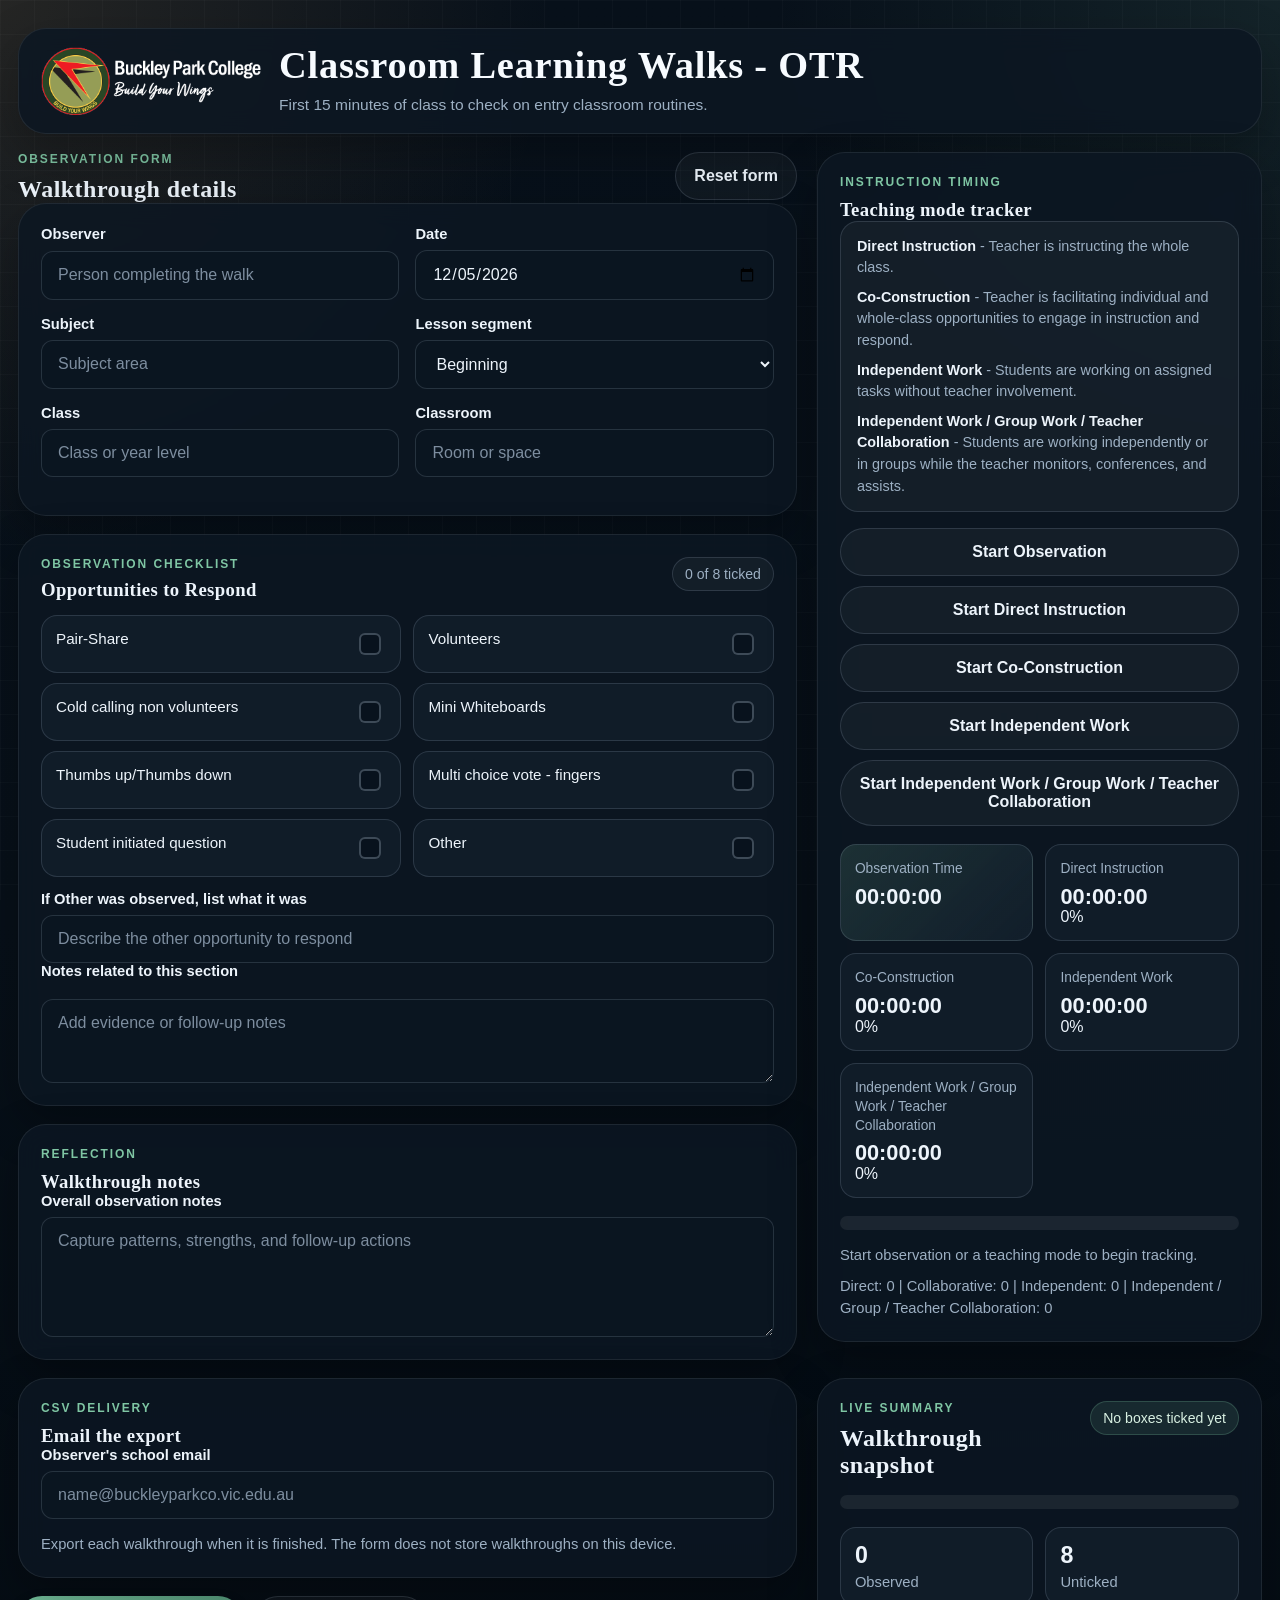
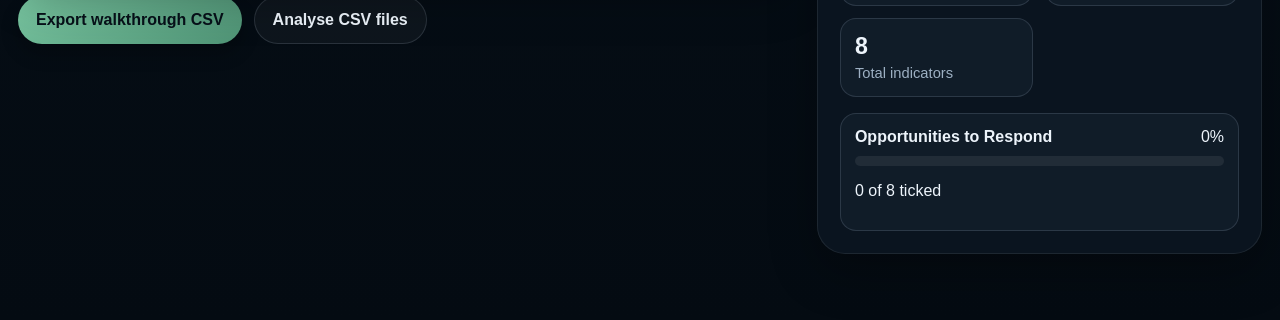
<file: index.html>
<!DOCTYPE html>
<html lang="en">
<head>
  <meta charset="UTF-8">
  <meta name="viewport" content="width=device-width, initial-scale=1.0">
  <title>Classroom Learning Walks - OTR</title>
  <link rel="stylesheet" href="styles.css">
</head>
<body>
  <div class="page-shell">
    <header class="hero">
      <div class="hero__brand">
        <img class="hero__logo" src="BPC-logo-WordMarkWHITEcond.png" alt="BPC logo">
        <div class="hero__content">
          <h1>Classroom Learning Walks - OTR</h1>
          <p class="hero__focus">
            First 15 minutes of class to check on entry classroom routines.
          </p>
        </div>
      </div>
    </header>

    <main class="layout">
      <section class="form-panel">
        <div class="panel-heading">
          <div>
            <p class="section-kicker">Observation form</p>
            <h2>Walkthrough details</h2>
          </div>
          <button id="reset-form" class="button button--ghost" type="button">Reset form</button>
        </div>

        <form id="walk-form" class="walk-form">
          <section class="card">
            <div class="field-grid field-grid--meta">
              <label class="field">
                <span>Observer</span>
                <input id="observer" name="observer" type="text" placeholder="Person completing the walk">
              </label>
              <label class="field">
                <span>Date</span>
                <input id="date" name="date" type="date">
              </label>
              <label class="field">
                <span>Subject</span>
                <input id="subject" name="subject" type="text" placeholder="Subject area">
              </label>
              <label class="field">
                <span>Lesson segment</span>
                <select id="lesson-segment" name="lessonSegment">
                  <option value="Beginning">Beginning</option>
                  <option value="Middle">Middle</option>
                  <option value="End">End</option>
                </select>
              </label>
              <label class="field">
                <span>Class</span>
                <input id="class-name" name="className" type="text" placeholder="Class or year level">
              </label>
              <label class="field">
                <span>Classroom</span>
                <input id="classroom" name="classroom" type="text" placeholder="Room or space">
              </label>
            </div>
          </section>

          <section class="card" id="practice-sections"></section>

          <section class="card card--notes">
            <div class="section-title">
              <div>
                <p class="section-kicker">Reflection</p>
                <h3>Walkthrough notes</h3>
              </div>
            </div>
            <label class="field field--stacked">
              <span>Overall observation notes</span>
              <textarea
                id="overall-notes"
                name="overallNotes"
                rows="5"
                placeholder="Capture patterns, strengths, and follow-up actions"
              ></textarea>
            </label>
          </section>

          <section class="card card--notes">
            <div class="section-title">
              <div>
                <p class="section-kicker">CSV delivery</p>
                <h3>Email the export</h3>
              </div>
            </div>
            <label class="field field--stacked">
              <span>Observer's school email</span>
              <input
                id="export-email"
                name="exportEmail"
                type="email"
                placeholder="name@buckleyparkco.vic.edu.au"
                autocomplete="email"
              >
            </label>
            <p id="export-status" class="export-status" aria-live="polite">
              Export each walkthrough when it is finished. The form does not store walkthroughs on this device.
            </p>
          </section>

          <div class="actions">
            <button class="button" id="export-history" type="submit">Export walkthrough CSV</button>
            <a class="button button--ghost" href="analysis.html">Analyse CSV files</a>
          </div>
        </form>
      </section>

      <aside class="summary-panel">
        <section class="card card--timing">
          <div class="section-title">
            <div>
              <p class="section-kicker">Instruction Timing</p>
              <h3>Teaching mode tracker</h3>
            </div>
          </div>

          <div class="mode-definitions" aria-label="Teaching mode definitions">
            <p><strong>Direct Instruction</strong> - Teacher is instructing the whole class.</p>
            <p><strong>Co-Construction</strong> - Teacher is facilitating individual and whole-class opportunities to engage in instruction and respond.</p>
            <p><strong>Independent Work</strong> - Students are working on assigned tasks without teacher involvement.</p>
            <p><strong>Independent Work / Group Work / Teacher Collaboration</strong> - Students are working independently or in groups while the teacher monitors, conferences, and assists.</p>
          </div>

          <div class="timing-actions">
            <button id="observationToggle" class="button button--ghost button--timing button--observation" type="button">Start Observation</button>
            <button id="directInstructionToggle" class="button button--ghost button--timing button--direct" type="button">Start Direct Instruction</button>
            <button id="collaborativeInstructionToggle" class="button button--ghost button--timing button--collaborative" type="button">Start Co-Construction</button>
            <button id="independentWorkToggle" class="button button--ghost button--timing button--independent" type="button">Start Independent Work</button>
            <button id="collaborationToggle" class="button button--ghost button--timing button--collaboration" type="button">Start Independent Work / Group Work / Teacher Collaboration</button>
          </div>

          <div class="timing-metrics">
            <article class="timing-card timing-card--highlight">
              <p>Observation Time</p>
              <strong id="observationTime">00:00:00</strong>
            </article>
            <article class="timing-card">
              <p>Direct Instruction</p>
              <strong id="directInstructionTime">00:00:00</strong>
              <span id="directInstructionShare" class="metric-detail">0%</span>
            </article>
            <article class="timing-card">
              <p>Co-Construction</p>
              <strong id="collaborativeInstructionTime">00:00:00</strong>
              <span id="collaborativeInstructionShare" class="metric-detail">0%</span>
            </article>
            <article class="timing-card">
              <p>Independent Work</p>
              <strong id="independentWorkTime">00:00:00</strong>
              <span id="independentWorkShare" class="metric-detail">0%</span>
            </article>
            <article class="timing-card">
              <p>Independent Work / Group Work / Teacher Collaboration</p>
              <strong id="collaborationTime">00:00:00</strong>
              <span id="collaborationShare" class="metric-detail">0%</span>
            </article>
          </div>

          <div class="timing-progress-track" aria-hidden="true">
            <span id="instructionProgress" class="timing-progress timing-progress--direct"></span>
            <span id="collaborativeInstructionProgress" class="timing-progress timing-progress--collaborative"></span>
            <span id="independentProgress" class="timing-progress timing-progress--independent"></span>
            <span id="collaborationProgress" class="timing-progress timing-progress--collaboration"></span>
          </div>

          <div class="timing-meta">
            <p id="instruction-status" class="timing-copy">All teaching modes are currently paused.</p>
            <p id="segment-count" class="timing-copy">Direct: 0 | Collaborative: 0 | Independent: 0 | Independent / Group / Teacher Collaboration: 0</p>
          </div>
        </section>

        <section class="card summary-card">
          <div class="section-title">
            <div>
              <p class="section-kicker">Live summary</p>
              <h2>Walkthrough snapshot</h2>
            </div>
            <span id="completion-badge" class="badge">Ready to track</span>
          </div>
          <div class="progress-track" aria-hidden="true">
            <div id="progress-fill" class="progress-fill"></div>
          </div>
          <div id="stats-grid" class="stats-grid"></div>
          <div id="section-summary" class="section-summary"></div>
        </section>

      </aside>
    </main>
  </div>

  <template id="practice-template">
    <article class="practice-block">
      <div class="section-title">
        <div>
          <p class="section-kicker section-kicker--small">Observation checklist</p>
          <h3 class="practice-title"></h3>
        </div>
        <span class="badge badge--muted practice-score"></span>
      </div>
      <div class="practice-items"></div>
      <div class="practice-extra"></div>
      <label class="field field--stacked">
        <span>Notes related to this section</span>
        <textarea class="practice-notes" rows="3" placeholder="Add evidence or follow-up notes"></textarea>
      </label>
    </article>
  </template>

  <script src="app.js"></script>
</body>
</html>
</file>
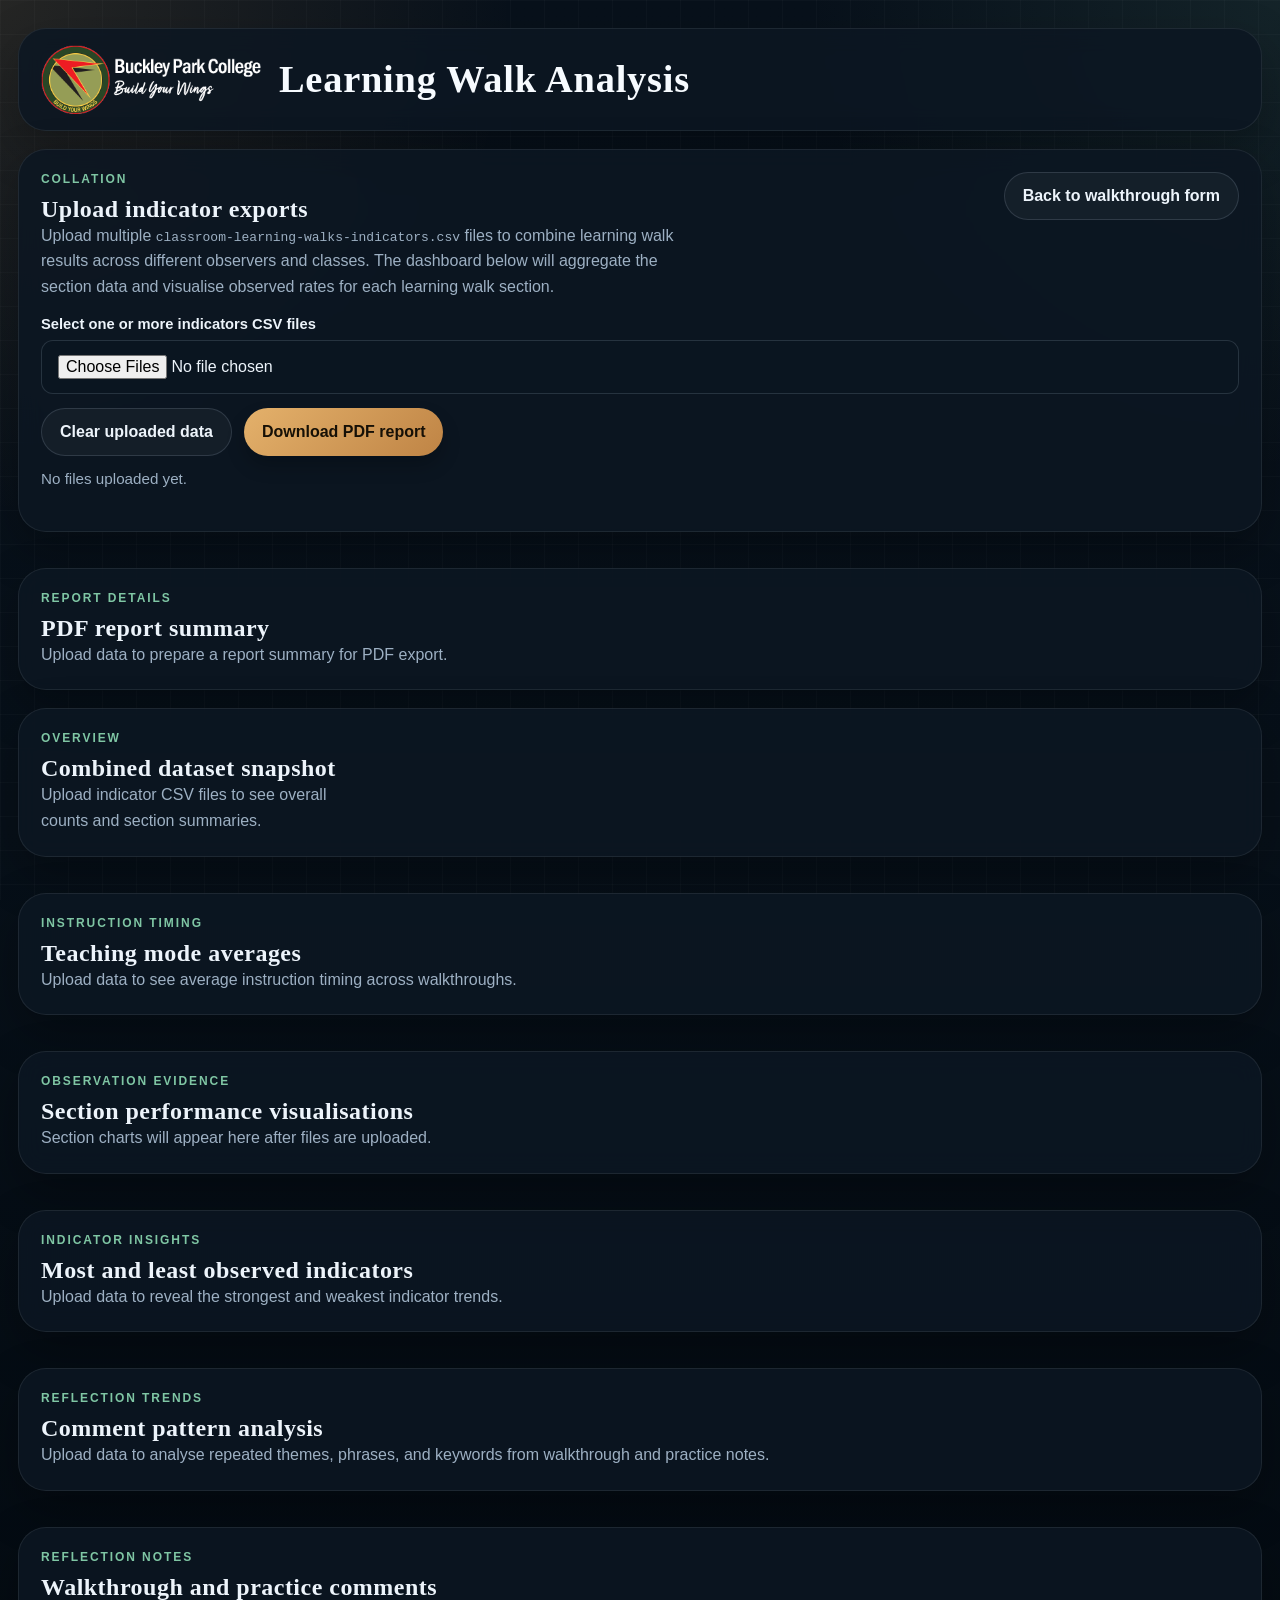
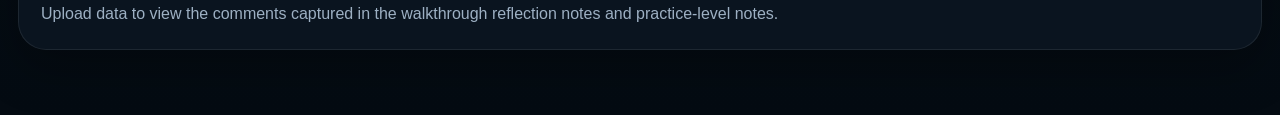
<file: analysis.html>
<!DOCTYPE html>
<html lang="en">
<head>
  <meta charset="UTF-8">
  <meta name="viewport" content="width=device-width, initial-scale=1.0">
  <title>Learning Walk Analysis</title>
  <link rel="stylesheet" href="styles.css">
</head>
<body>
  <div class="page-shell page-shell--analysis">
    <header class="hero">
      <div class="hero__brand">
        <img class="hero__logo" src="BPC-logo-WordMarkWHITEcond.png" alt="BPC logo">
        <h1>Learning Walk Analysis</h1>
      </div>
    </header>

    <main class="analysis-layout">
      <section class="card">
        <div class="panel-heading">
          <div>
            <p class="section-kicker">Collation</p>
            <h2>Upload indicator exports</h2>
          </div>
          <a class="button button--ghost" href="index.html">Back to walkthrough form</a>
        </div>
        <p class="analysis-intro">
          Upload multiple <code>classroom-learning-walks-indicators.csv</code> files to combine learning
          walk results across different observers and classes. The dashboard below will aggregate the
          section data and visualise observed rates for each learning walk section.
        </p>
        <label class="field field--stacked">
          <span>Select one or more indicators CSV files</span>
          <input id="csv-files" type="file" accept=".csv,text/csv" multiple>
        </label>
        <div class="actions actions--compact">
          <button id="clear-analysis" class="button button--ghost" type="button">Clear uploaded data</button>
          <button id="download-pdf" class="button button--secondary" type="button">Download PDF report</button>
        </div>
        <p id="upload-status" class="analysis-status">No files uploaded yet.</p>
        <ul id="uploaded-files" class="uploaded-files" aria-label="Selected CSV files" hidden></ul>
      </section>

      <section class="card report-meta-card">
        <div class="section-title">
          <div>
            <p class="section-kicker">Report details</p>
            <h2>PDF report summary</h2>
          </div>
        </div>
        <div id="report-meta" class="report-meta">
          <p class="empty-state">Upload data to prepare a report summary for PDF export.</p>
        </div>
      </section>

      <section class="card">
        <div class="section-title">
          <div>
            <p class="section-kicker">Overview</p>
            <h2>Combined dataset snapshot</h2>
          </div>
        </div>
        <div id="analysis-stats" class="analysis-stats">
          <p class="empty-state">Upload indicator CSV files to see overall counts and section summaries.</p>
        </div>
      </section>

      <section class="card">
        <div class="section-title">
          <div>
            <p class="section-kicker">Instruction Timing</p>
            <h2>Teaching mode averages</h2>
          </div>
        </div>
        <div id="timing-visuals" class="timing-visuals">
          <p class="empty-state">Upload data to see average instruction timing across walkthroughs.</p>
        </div>
      </section>

      <section class="card">
        <div class="section-title">
          <div>
            <p class="section-kicker">Observation evidence</p>
            <h2>Section performance visualisations</h2>
          </div>
        </div>
        <div id="section-visuals" class="section-visuals">
          <p class="empty-state">Section charts will appear here after files are uploaded.</p>
        </div>
      </section>

      <section class="card">
        <div class="section-title">
          <div>
            <p class="section-kicker">Indicator insights</p>
            <h2>Most and least observed indicators</h2>
          </div>
        </div>
        <div id="indicator-insights" class="indicator-insights">
          <p class="empty-state">Upload data to reveal the strongest and weakest indicator trends.</p>
        </div>
      </section>

      <section class="card">
        <div class="section-title">
          <div>
            <p class="section-kicker">Reflection trends</p>
            <h2>Comment pattern analysis</h2>
          </div>
        </div>
        <div id="comment-trends" class="comment-trends">
          <p class="empty-state">Upload data to analyse repeated themes, phrases, and keywords from walkthrough and practice notes.</p>
        </div>
      </section>

      <section class="card">
        <div class="section-title">
          <div>
            <p class="section-kicker">Reflection notes</p>
            <h2>Walkthrough and practice comments</h2>
          </div>
        </div>
        <div id="reflection-comments" class="reflection-comments">
          <p class="empty-state">Upload data to view the comments captured in the walkthrough reflection notes and practice-level notes.</p>
        </div>
      </section>
    </main>
  </div>

  <script src="pdf-logo.js"></script>
  <script src="analysis.js"></script>
</body>
</html>
</file>
<file: styles.css>
:root {
  --bg: #071019;
  --bg-soft: #0b1521;
  --panel: rgba(12, 23, 34, 0.86);
  --panel-strong: rgba(16, 29, 42, 0.96);
  --panel-soft: rgba(18, 31, 44, 0.78);
  --field-bg: rgba(11, 22, 33, 0.92);
  --text: #edf4fb;
  --muted: #9db0c3;
  --line: rgba(186, 204, 223, 0.16);
  --accent: #7fc6a4;
  --accent-2: #d8a45f;
  --accent-3: #5f7f99;
  --good: #8fddb1;
  --partial: #f1c06c;
  --miss: #ef8d82;
  --na: #9ca8bb;
  --shadow: 0 18px 48px rgba(0, 0, 0, 0.28);
  --radius-lg: 28px;
  --radius-md: 18px;
  --radius-sm: 12px;
}

* {
  box-sizing: border-box;
}

html {
  scroll-behavior: smooth;
}

body {
  margin: 0;
  font-family: "Trebuchet MS", "Segoe UI", sans-serif;
  color: var(--text);
  background:
    radial-gradient(circle at top left, rgba(216, 164, 95, 0.14), transparent 24%),
    radial-gradient(circle at top right, rgba(127, 198, 164, 0.1), transparent 22%),
    linear-gradient(180deg, #08111b 0%, var(--bg) 48%, #040b12 100%);
  min-height: 100vh;
}

body::before {
  content: "";
  position: fixed;
  inset: 0;
  background-image:
    linear-gradient(rgba(255, 255, 255, 0.05) 1px, transparent 1px),
    linear-gradient(90deg, rgba(255, 255, 255, 0.05) 1px, transparent 1px);
  background-size: 34px 34px;
  pointer-events: none;
  opacity: 0.5;
}

.page-shell {
  position: relative;
  z-index: 1;
  max-width: 1400px;
  margin: 0 auto;
  padding: 28px 18px 48px;
}

.hero {
  margin-bottom: 18px;
}

.hero__brand,
.card {
  background: var(--panel);
  backdrop-filter: blur(12px);
  border: 1px solid rgba(255, 255, 255, 0.08);
  box-shadow: var(--shadow);
}

.hero__brand {
  display: flex;
  align-items: center;
  gap: 18px;
  border-radius: var(--radius-lg);
  padding: 16px 22px;
}

.hero__content {
  display: grid;
  gap: 8px;
}

.hero__logo {
  display: block;
  width: clamp(140px, 18vw, 220px);
  height: auto;
}

.hero h1,
.panel-heading h2,
.section-title h2,
.section-title h3 {
  margin: 0;
  font-family: Georgia, "Times New Roman", serif;
  letter-spacing: 0.02em;
}

.hero h1 {
  font-size: clamp(1.5rem, 3vw, 2.4rem);
  line-height: 1.05;
  max-width: none;
  color: #f7fbff;
}

.hero__focus {
  margin: 0;
  max-width: 70ch;
  color: var(--muted);
  font-size: 0.97rem;
  line-height: 1.5;
}

.section-kicker {
  margin: 0 0 10px;
  text-transform: uppercase;
  letter-spacing: 0.16em;
  font-size: 0.75rem;
  color: var(--accent);
  font-weight: 700;
}

.badge {
  display: inline-flex;
  align-items: center;
  border-radius: 999px;
  padding: 8px 12px;
  font-size: 0.88rem;
}

.layout {
  display: grid;
  grid-template-columns: minmax(0, 1.4fr) minmax(300px, 0.8fr);
  gap: 20px;
  align-items: start;
}

.panel-heading,
.section-title {
  display: flex;
  justify-content: space-between;
  gap: 12px;
  align-items: start;
}

.form-panel,
.summary-panel {
  min-width: 0;
}

.form-split-row {
  display: grid;
  grid-template-columns: minmax(0, 1fr) minmax(320px, 0.95fr);
  gap: 18px;
  align-items: start;
}

.form-split-row > .card {
  margin-bottom: 0;
}

.summary-panel {
  display: grid;
  gap: 18px;
  position: sticky;
  top: 18px;
}

.card {
  border-radius: var(--radius-lg);
  padding: 22px;
  margin-bottom: 18px;
  background: var(--panel);
}

.walk-form .card:last-of-type {
  margin-bottom: 0;
}

.field-grid {
  display: grid;
  gap: 16px;
}

.field-grid--meta {
  grid-template-columns: repeat(2, minmax(0, 1fr));
  margin-bottom: 16px;
}

.field {
  display: grid;
  gap: 8px;
}

.field span {
  font-size: 0.92rem;
  font-weight: 700;
}

input,
select,
textarea {
  width: 100%;
  border: 1px solid var(--line);
  border-radius: var(--radius-sm);
  padding: 14px 16px;
  font: inherit;
  color: var(--text);
  background: var(--field-bg);
  transition: border-color 160ms ease, box-shadow 160ms ease, transform 160ms ease;
}

input::placeholder,
textarea::placeholder {
  color: rgba(157, 176, 195, 0.78);
}

input:focus,
select:focus,
textarea:focus {
  outline: none;
  border-color: rgba(127, 198, 164, 0.55);
  box-shadow: 0 0 0 4px rgba(127, 198, 164, 0.12);
  transform: translateY(-1px);
}

textarea {
  resize: vertical;
}

.practice-block + .practice-block {
  margin-top: 20px;
  padding-top: 18px;
  border-top: 1px solid var(--line);
}

.section-kicker--small {
  margin-bottom: 8px;
}

.practice-items {
  display: grid;
  grid-template-columns: repeat(2, minmax(0, 1fr));
  gap: 10px 12px;
  margin-top: 14px;
}

.practice-item {
  display: grid;
  grid-template-columns: minmax(0, 1fr) auto;
  gap: 12px;
  align-items: start;
  border: 1px solid var(--line);
  border-radius: 16px;
  padding: 12px 14px;
  background: var(--panel-soft);
}

.practice-item__prompt {
  margin: 0;
  line-height: 1.4;
  font-size: 0.95rem;
}

.checkbox-row {
  display: flex;
  justify-content: center;
  align-self: start;
}

.tick-box {
  position: relative;
  display: inline-flex;
  align-items: center;
  justify-content: center;
  width: 32px;
  height: 32px;
  cursor: pointer;
}

.tick-box input {
  position: absolute;
  inset: 0;
  margin: 0;
  opacity: 0;
  cursor: pointer;
}

.tick-box__box {
  position: relative;
  width: 22px;
  height: 22px;
  border: 2px solid rgba(186, 204, 223, 0.3);
  border-radius: 6px;
  background: rgba(8, 18, 29, 0.92);
  transition: transform 140ms ease, border-color 140ms ease, box-shadow 140ms ease, background 140ms ease;
}

.tick-box input:hover + .tick-box__box,
.tick-box input:focus-visible + .tick-box__box {
  border-color: rgba(127, 198, 164, 0.58);
  box-shadow: 0 0 0 4px rgba(127, 198, 164, 0.12);
}

.tick-box input:checked + .tick-box__box {
  transform: translateY(-1px);
  border-color: rgba(143, 221, 177, 0.75);
  background: linear-gradient(180deg, rgba(143, 221, 177, 0.18), rgba(127, 198, 164, 0.3));
  box-shadow: 0 10px 20px rgba(0, 0, 0, 0.22);
}

.tick-box input:checked + .tick-box__box::after {
  content: "";
  position: absolute;
  left: 6px;
  top: 2px;
  width: 6px;
  height: 11px;
  border: solid var(--good);
  border-width: 0 3px 3px 0;
  transform: rotate(45deg);
}

.practice-notes {
  margin-top: 12px;
}

.practice-extra {
  margin-top: 14px;
}

.card--timing {
  overflow: hidden;
}

.mode-definitions {
  display: grid;
  gap: 8px;
  padding: 14px 16px;
  border-radius: var(--radius-md);
  background: rgba(255, 255, 255, 0.04);
  border: 1px solid var(--line);
}

.mode-definitions p {
  margin: 0;
  color: var(--muted);
  font-size: 0.9rem;
  line-height: 1.5;
}

.mode-definitions strong {
  color: var(--text);
}

.timing-actions {
  display: grid;
  grid-template-columns: repeat(auto-fit, minmax(220px, 1fr));
  gap: 10px;
  margin-top: 16px;
}

.button--timing {
  width: 100%;
  padding: 12px 14px;
  border-radius: 16px;
  box-shadow: none;
}

.button--timing.running {
  color: #071019;
}

.button--timing.button--ghost.running {
  border-color: transparent;
}

.button--observation.running {
  background: linear-gradient(135deg, #e4b16b, #bf8445);
  color: #161006;
}

.button--direct.running {
  background: linear-gradient(135deg, #8fddb1, #58b77e);
}

.button--collaborative.running {
  background: linear-gradient(135deg, #7ce4d6, #33bea7);
}

.button--independent.running {
  background: linear-gradient(135deg, #73d5f8, #34a7d4);
}

.button--collaboration.running {
  background: linear-gradient(135deg, #f4c675, #d99238);
}

.timing-metrics {
  display: grid;
  grid-template-columns: repeat(auto-fit, minmax(170px, 1fr));
  gap: 12px;
  margin-top: 18px;
}

.timing-card {
  padding: 14px;
  border: 1px solid var(--line);
  border-radius: 16px;
  background: var(--panel-soft);
}

.timing-card--highlight {
  background: linear-gradient(135deg, rgba(127, 198, 164, 0.16), rgba(18, 31, 44, 0.92));
}

.timing-card p,
.timing-copy {
  margin: 0;
}

.timing-card p {
  color: var(--muted);
  font-size: 0.86rem;
  line-height: 1.4;
}

.timing-card strong {
  display: block;
  margin-top: 6px;
  font-size: clamp(1.15rem, 1.7vw, 1.55rem);
  line-height: 1.1;
}

.timing-progress-track {
  position: relative;
  margin-top: 18px;
  height: 14px;
  border-radius: 999px;
  background: rgba(255, 255, 255, 0.07);
  overflow: hidden;
}

.timing-progress {
  position: absolute;
  top: 0;
  bottom: 0;
  width: 0;
  transition: width 180ms ease, left 180ms ease;
}

.timing-progress--direct {
  left: 0;
  background: linear-gradient(90deg, #8fddb1, #58b77e);
}

.timing-progress--collaborative {
  background: linear-gradient(90deg, #7ce4d6, #33bea7);
}

.timing-progress--independent {
  background: linear-gradient(90deg, #73d5f8, #34a7d4);
}

.timing-progress--collaboration {
  background: linear-gradient(90deg, #f4c675, #d99238);
}

.timing-meta {
  display: grid;
  gap: 8px;
  margin-top: 14px;
}

.timing-copy {
  color: var(--muted);
  font-size: 0.92rem;
  line-height: 1.5;
}

.export-status {
  margin: 14px 0 0;
  color: var(--muted);
  font-size: 0.92rem;
  line-height: 1.5;
}

.export-status[data-tone="success"] {
  color: var(--good);
}

.export-status[data-tone="error"] {
  color: var(--miss);
}

.sr-only {
  position: absolute;
  width: 1px;
  height: 1px;
  padding: 0;
  margin: -1px;
  overflow: hidden;
  clip: rect(0, 0, 0, 0);
  white-space: nowrap;
  border: 0;
}

.actions {
  display: flex;
  flex-wrap: wrap;
  gap: 12px;
  margin-top: 18px;
}

.button {
  display: inline-flex;
  align-items: center;
  justify-content: center;
  border: none;
  border-radius: 999px;
  padding: 14px 18px;
  font: inherit;
  font-weight: 700;
  cursor: pointer;
  background: linear-gradient(135deg, #76c29e, #4f9375);
  color: #071019;
  box-shadow: 0 10px 18px rgba(0, 0, 0, 0.24);
  text-decoration: none;
  transition: transform 160ms ease, box-shadow 160ms ease, opacity 160ms ease;
}

.button:hover,
.button:focus-visible {
  transform: translateY(-1px);
  box-shadow: 0 14px 22px rgba(0, 0, 0, 0.28);
}

.button--secondary {
  background: linear-gradient(135deg, #e4b16b, #bf8445);
  color: #161006;
}

.button--ghost {
  background: rgba(255, 255, 255, 0.04);
  color: var(--text);
  box-shadow: none;
  border: 1px solid var(--line);
}

.badge {
  background: rgba(127, 198, 164, 0.12);
  color: #d8f0e2;
  border: 1px solid rgba(127, 198, 164, 0.22);
  white-space: nowrap;
}

.badge--muted {
  background: rgba(255, 255, 255, 0.04);
  color: var(--muted);
  border-color: var(--line);
}

.progress-track {
  margin: 16px 0 18px;
  height: 14px;
  border-radius: 999px;
  background: rgba(255, 255, 255, 0.07);
  overflow: hidden;
}

.progress-fill {
  height: 100%;
  width: 0;
  border-radius: inherit;
  background: linear-gradient(90deg, var(--accent-2), var(--accent));
  transition: width 200ms ease;
}

.stats-grid {
  display: grid;
  grid-template-columns: repeat(2, minmax(0, 1fr));
  gap: 12px;
}

.stat {
  padding: 14px;
  border: 1px solid var(--line);
  border-radius: 16px;
  background: var(--panel-soft);
}

.stat strong {
  display: block;
  font-size: 1.45rem;
  margin-bottom: 4px;
}

.stat span {
  color: var(--muted);
  font-size: 0.92rem;
}

.section-summary {
  display: grid;
  gap: 12px;
  margin-top: 16px;
}

.section-summary__item {
  border: 1px solid var(--line);
  border-radius: 16px;
  padding: 14px;
  background: var(--panel-soft);
}

.section-summary__item header {
  display: flex;
  justify-content: space-between;
  gap: 8px;
  align-items: center;
  margin-bottom: 10px;
}

.section-summary__meter {
  height: 10px;
  border-radius: 999px;
  background: rgba(255, 255, 255, 0.07);
  overflow: hidden;
}

.section-summary__meter span {
  display: block;
  height: 100%;
  border-radius: inherit;
  background: linear-gradient(90deg, rgba(201, 125, 45, 0.9), rgba(33, 75, 63, 0.95));
}

.history-list {
  display: grid;
  gap: 12px;
}

.history-overview {
  display: grid;
  gap: 12px;
  margin-bottom: 14px;
}

.history-overview .stat strong {
  font-size: 1.25rem;
}

.history-item {
  border: 1px solid var(--line);
  border-radius: 16px;
  padding: 14px;
  background: var(--panel-soft);
}

.history-item h4,
.history-item p {
  margin: 0;
}

.history-item h4 {
  font-size: 1rem;
  margin-bottom: 8px;
}

.history-meta {
  color: var(--muted);
  font-size: 0.92rem;
  line-height: 1.5;
}

.history-actions {
  display: flex;
  gap: 8px;
  margin-top: 12px;
}

.history-button {
  border: 1px solid var(--line);
  background: rgba(255, 255, 255, 0.04);
  border-radius: 999px;
  padding: 8px 12px;
  font: inherit;
  color: var(--text);
  cursor: pointer;
}

.history-button:hover,
.history-button:focus-visible {
  border-color: rgba(127, 198, 164, 0.35);
  background: rgba(127, 198, 164, 0.08);
}

.empty-state {
  margin: 0;
  color: var(--muted);
  line-height: 1.6;
}

.page-shell--analysis {
  max-width: 1500px;
}

.analysis-layout {
  display: grid;
  gap: 18px;
}

.analysis-intro {
  margin: 0 0 16px;
  color: var(--muted);
  line-height: 1.6;
  max-width: 72ch;
}

.analysis-status {
  min-height: 24px;
  margin-top: 14px;
  color: var(--muted);
  font-size: 0.95rem;
}

.report-meta-card {
  margin-bottom: 0;
}

.uploaded-files {
  margin: 8px 0 0;
  padding-left: 24px;
  color: var(--muted);
  line-height: 1.6;
  overflow-wrap: anywhere;
}

.report-meta__grid {
  display: grid;
  grid-template-columns: repeat(4, minmax(0, 1fr));
  gap: 12px;
}

.actions--compact {
  margin-top: 14px;
}

.analysis-stats {
  display: grid;
  grid-template-columns: repeat(4, minmax(0, 1fr));
  gap: 12px;
}

.timing-visuals {
  display: grid;
  gap: 16px;
}

.timing-visuals__grid {
  display: grid;
  grid-template-columns: repeat(auto-fit, minmax(320px, 1fr));
  gap: 16px;
}

.timing-stats {
  margin-top: 14px;
  grid-template-columns: repeat(2, minmax(0, 1fr));
}

.timing-share-track {
  display: flex;
  height: 16px;
  margin: 16px 0 18px;
  border-radius: 999px;
  overflow: hidden;
  background: rgba(255, 255, 255, 0.08);
}

.timing-share-fill {
  height: 100%;
}

.timing-fill--direct {
  background: linear-gradient(90deg, #76c29e, #4f9375);
}

.timing-fill--collaborative {
  background: linear-gradient(90deg, #7ce4d6, #33bea7);
}

.timing-fill--independent {
  background: linear-gradient(90deg, #73d5f8, #34a7d4);
}

.timing-fill--collaboration {
  background: linear-gradient(90deg, #f4c675, #d99238);
}

.timing-mode-chart {
  margin-top: 4px;
}

.timing-mode-meta {
  margin: 2px 0 0;
  color: var(--muted);
  font-size: 0.9rem;
}

.section-visuals {
  display: grid;
  grid-template-columns: repeat(auto-fit, minmax(320px, 1fr));
  gap: 16px;
}

.section-analysis {
  border: 1px solid var(--line);
  border-radius: 20px;
  padding: 18px;
  background: var(--panel-soft);
}

.section-analysis__header {
  display: flex;
  justify-content: space-between;
  gap: 12px;
  align-items: start;
  margin-bottom: 14px;
}

.section-analysis__header h3,
.indicator-insight h3 {
  margin: 0;
  font-family: Georgia, "Times New Roman", serif;
}

.section-analysis__meta {
  color: var(--muted);
  font-size: 0.92rem;
}

.section-analysis__score {
  display: inline-flex;
  align-items: center;
  justify-content: center;
  min-width: 72px;
  padding: 10px 12px;
  border-radius: 14px;
  background: rgba(127, 198, 164, 0.12);
  border: 1px solid rgba(127, 198, 164, 0.22);
  color: #d8f0e2;
  font-weight: 700;
}

.comparison-bar {
  display: grid;
  grid-template-columns: minmax(0, 1fr) auto auto;
  gap: 10px;
  align-items: center;
  margin-bottom: 16px;
}

.comparison-bar__track {
  height: 14px;
  border-radius: 999px;
  overflow: hidden;
  background: rgba(255, 255, 255, 0.08);
}

.comparison-bar__fill {
  height: 100%;
  border-radius: inherit;
  background: linear-gradient(90deg, rgba(216, 164, 95, 0.95), rgba(127, 198, 164, 0.95));
}

.comparison-bar__value {
  font-weight: 700;
}

.comparison-bar__count {
  color: var(--muted);
  font-size: 0.9rem;
}

.indicator-chart {
  display: grid;
  gap: 10px;
}

.indicator-row {
  display: grid;
  gap: 8px;
}

.indicator-row__label {
  display: flex;
  justify-content: space-between;
  gap: 12px;
  align-items: baseline;
  font-size: 0.92rem;
}

.indicator-row__title {
  color: var(--text);
  line-height: 1.4;
}

.indicator-row__value {
  color: var(--accent-2);
  font-weight: 700;
  white-space: nowrap;
}

.indicator-row__track {
  height: 10px;
  border-radius: 999px;
  overflow: hidden;
  background: rgba(255, 255, 255, 0.07);
}

.indicator-row__fill {
  height: 100%;
  border-radius: inherit;
  background: linear-gradient(90deg, #76c29e, #e4b16b);
}

.indicator-insights {
  display: grid;
  grid-template-columns: repeat(auto-fit, minmax(320px, 1fr));
  gap: 16px;
}

.comment-trends__grid {
  display: grid;
  grid-template-columns: repeat(auto-fit, minmax(320px, 1fr));
  gap: 16px;
}

.indicator-insight {
  border: 1px solid var(--line);
  border-radius: 20px;
  padding: 18px;
  background: var(--panel-soft);
}

.insight-list {
  display: grid;
  gap: 10px;
  margin-top: 14px;
}

.insight-item {
  border: 1px solid var(--line);
  border-radius: 14px;
  padding: 12px;
  background: rgba(255, 255, 255, 0.03);
}

.insight-item strong,
.insight-item span {
  display: block;
}

.insight-item span {
  margin-top: 6px;
  color: var(--muted);
  font-size: 0.92rem;
}

.trend-chip-list {
  display: flex;
  flex-wrap: wrap;
  gap: 10px;
  margin-top: 14px;
}

.trend-chip {
  display: inline-flex;
  align-items: center;
  border-radius: 999px;
  padding: 8px 12px;
  background: rgba(127, 198, 164, 0.1);
  border: 1px solid rgba(127, 198, 164, 0.18);
  color: var(--text);
  font-size: 0.9rem;
}

.reflection-comments {
  display: grid;
  gap: 12px;
}

.comment-card {
  border: 1px solid var(--line);
  border-radius: 18px;
  padding: 16px;
  background: var(--panel-soft);
}

.comment-card__meta {
  margin: 0 0 10px;
  color: var(--muted);
  font-size: 0.92rem;
  line-height: 1.5;
}

.comment-card__body {
  margin: 0;
  color: var(--text);
  line-height: 1.6;
  white-space: pre-wrap;
}

@media print {
  :root {
    --bg: #ffffff;
    --panel: #ffffff;
    --panel-strong: #ffffff;
    --panel-soft: #f7f9fc;
    --field-bg: #ffffff;
    --text: #0f1720;
    --muted: #526170;
    --line: rgba(15, 23, 32, 0.16);
    --shadow: none;
  }

  html,
  body {
    background: #ffffff !important;
    color: var(--text);
    -webkit-print-color-adjust: exact;
    print-color-adjust: exact;
  }

  body::before {
    display: none;
  }

  .page-shell {
    max-width: none;
    padding: 0;
  }

  .hero {
    margin-bottom: 14px;
  }

  .hero__brand,
  .card,
  .section-analysis,
  .indicator-insight,
  .comment-card,
  .stat {
    box-shadow: none !important;
    break-inside: avoid;
    page-break-inside: avoid;
  }

  .actions,
  .button,
  .analysis-intro,
  .analysis-status,
  .field,
  #csv-files,
  #clear-analysis,
  #download-pdf {
    display: none !important;
  }

  .panel-heading {
    align-items: flex-start;
  }

  .report-meta__grid,
  .analysis-stats,
  .indicator-insights {
    grid-template-columns: repeat(2, minmax(0, 1fr));
  }

  .section-visuals {
    grid-template-columns: 1fr;
  }

  .comparison-bar__track,
  .indicator-row__track,
  .progress-track,
  .section-summary__meter {
    border: 1px solid rgba(15, 23, 32, 0.08);
  }
}

@media (max-width: 1080px) {
  .layout {
    grid-template-columns: 1fr;
  }

  .summary-panel {
    position: static;
  }
}

@media (max-width: 760px) {
  .page-shell {
    padding: 16px 12px 28px;
  }

  .hero__brand,
  .card {
    border-radius: 22px;
    padding: 18px;
  }

  .hero__brand {
    align-items: flex-start;
    flex-direction: column;
    gap: 12px;
  }

  .hero__logo {
    width: clamp(130px, 42vw, 190px);
  }

  .field-grid--meta,
  .stats-grid,
  .analysis-stats,
  .report-meta__grid {
    grid-template-columns: 1fr;
  }

  .practice-items {
    grid-template-columns: 1fr;
  }

  .practice-item {
    grid-template-columns: minmax(0, 1fr) auto;
  }

  .panel-heading,
  .section-title,
  .section-analysis__header,
  .section-summary__item header,
  .history-actions {
    align-items: stretch;
    flex-direction: column;
  }

  .actions {
    flex-direction: column;
  }

  .button,
  .history-button {
    width: 100%;
  }
}
</file>
